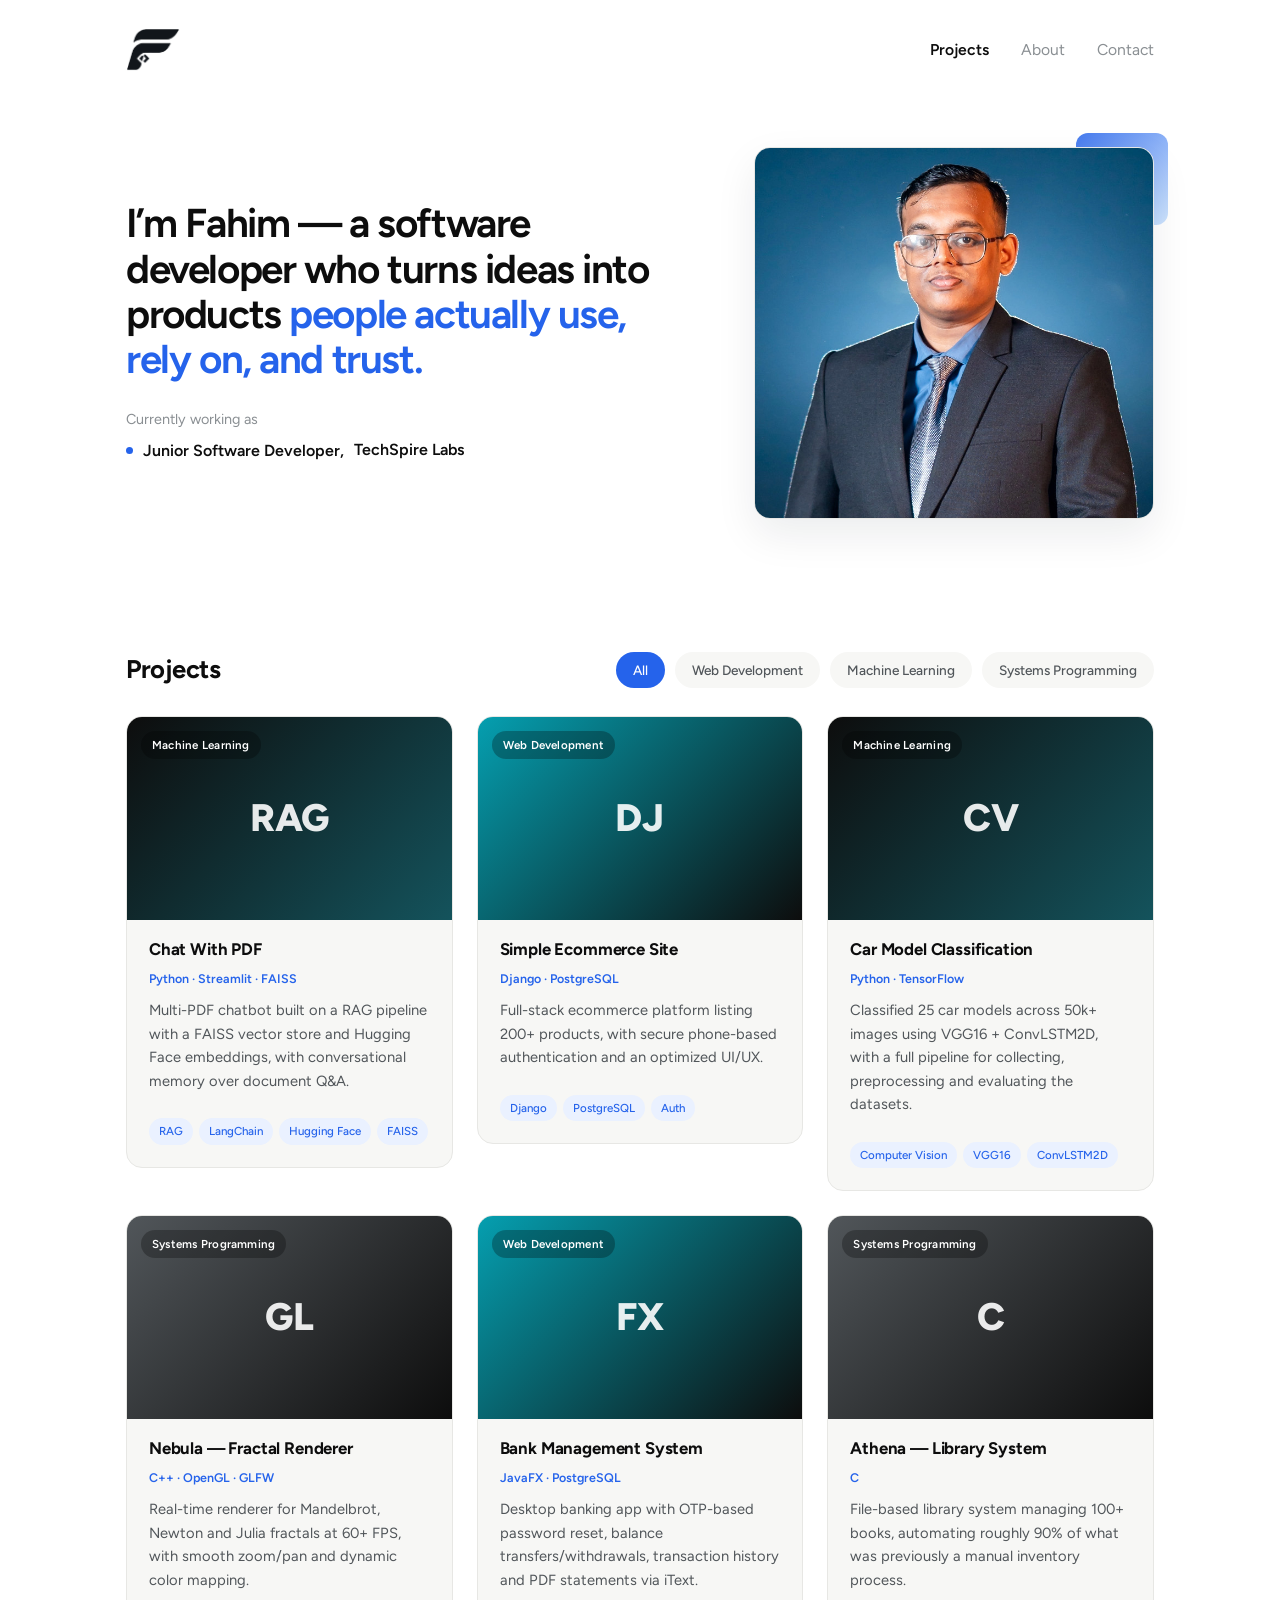
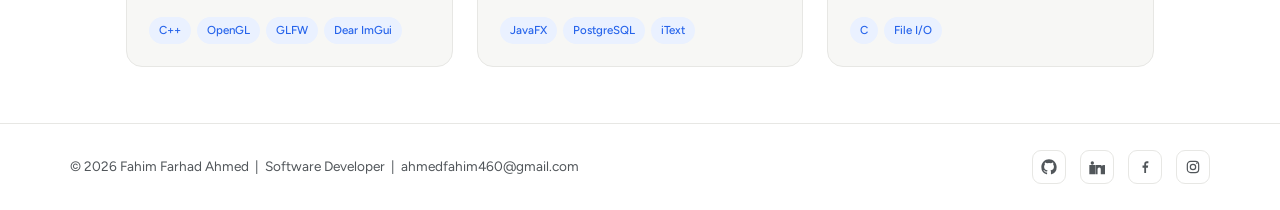
<file: index.html>
<!doctype html>
<html lang="en">
<head>
    <!-- Google tag (gtag.js) -->
    <script async src="https://www.googletagmanager.com/gtag/js?id=G-4GH89QZB8Z"></script>
    <script>
      window.dataLayer = window.dataLayer || [];
      function gtag(){dataLayer.push(arguments);}
      gtag('js', new Date());

      gtag('config', 'G-4GH89QZB8Z');
    </script>

<meta charset="utf-8" />
<meta name="viewport" content="width=device-width, initial-scale=1" />
<title>Fahim Farhad Ahmed — Software Developer</title>
<meta name="description" content="Fahim Farhad Ahmed — Junior Software Developer at TechSpire Labs. Django, machine learning, computer vision and applied NLP." />

<link rel="preconnect" href="https://fonts.googleapis.com" />
<link rel="preconnect" href="https://fonts.gstatic.com" crossorigin />
<link href="https://fonts.googleapis.com/css2?family=Figtree:wght@400;500;600;700;800&display=swap" rel="stylesheet" />
<link rel="stylesheet" href="css/style.css" />
<link rel="icon" type="image/png" href="images/favicon.png" />
</head>
<body>

<header class="topbar">
  <div class="wrap">
    <a class="logo-mark" href="" aria-label="Home"><img src="images/logo.png" alt="Fahim Farhad Ahmed" /></a>
    <nav class="nav-links">
      <a href="index.html" aria-current="page">Projects</a>
      <a href="about.html">About</a>
      <a href="contact.html">Contact</a>
    </nav>
    <button class="nav-toggle" aria-label="Toggle menu"><span></span><span></span><span></span></button>
  </div>
</header>

<main>

  <section class="hero">
    <div class="wrap">
      <div>
        <h1>I’m Fahim — a software developer who turns ideas into products <span class="highlight">people actually use, rely on, and trust.</span></h1>
        <p class="working-as">Currently working as</p>
        <div class="working-as-item">Junior Software Developer, <a class="inline-link" href="https://www.techspirelabs.com/" target="_blank" rel="noopener">TechSpire Labs</a></div>
      </div>
      <div class="hero-photo-wrap">
        <div class="pixel-frame" aria-hidden="true"></div>
        <div class="hero-photo">
          <img class="hero-move" src="images/profile.jpg" alt="Portrait of Fahim Farhad Ahmed" width="420" height="390" />
        </div>
      </div>
    </div>
  </section>

  <section id="projects">
    <div class="wrap">
      <div class="section-head">
        <h2>Projects</h2>
        <div class="filter-pills" id="filter-pills"></div>
      </div>
      <div class="project-grid" id="project-grid">
        <!-- rendered from js/projects.js -->
      </div>
    </div>
  </section>

</main>

<footer class="site-footer">
  <div class="wrap">
    <span>© <span id="year"></span> Fahim Farhad Ahmed &nbsp;|&nbsp; Software Developer &nbsp;|&nbsp; ahmedfahim460@gmail.com</span>
    <div class="footer-social">
      <a href="https://github.com/Fahimahmed123" target="_blank" rel="noopener" aria-label="GitHub"><svg viewBox="0 0 24 24" fill="currentColor" aria-hidden="true"><path d="M12 .5C5.73.5.5 5.73.5 12a11.5 11.5 0 0 0 7.86 10.94c.58.1.79-.25.79-.56v-2.17c-3.2.7-3.88-1.37-3.88-1.37-.52-1.33-1.28-1.68-1.28-1.68-1.05-.72.08-.7.08-.7 1.16.08 1.77 1.19 1.77 1.19 1.03 1.77 2.7 1.26 3.36.96.1-.75.4-1.26.73-1.55-2.56-.29-5.26-1.28-5.26-5.69 0-1.26.45-2.29 1.19-3.09-.12-.29-.52-1.47.11-3.06 0 0 .97-.31 3.18 1.18a11 11 0 0 1 5.79 0c2.2-1.49 3.17-1.18 3.17-1.18.64 1.59.24 2.77.12 3.06.74.8 1.18 1.83 1.18 3.09 0 4.42-2.7 5.4-5.27 5.68.42.36.78 1.07.78 2.16v3.2c0 .32.21.67.8.56A11.5 11.5 0 0 0 23.5 12C23.5 5.73 18.27.5 12 .5Z"/></svg></a>
      <a href="https://linkedin.com/in/fahimahmed333" target="_blank" rel="noopener" aria-label="LinkedIn"><svg viewBox="0 0 24 24" fill="currentColor" aria-hidden="true"><path d="M4.98 3.5a2.5 2.5 0 1 1 0 5 2.5 2.5 0 0 1 0-5ZM.5 8.98h8.96V23H.5V8.98ZM9.98 8.98h8.6v1.93h.12c.4-.76 1.6-1.93 3.5-1.93 3.75 0 4.4 2.47 4.4 5.68V23h-8.96v-6.68c0-1.6-.03-3.66-2.23-3.66-2.23 0-2.57 1.74-2.57 3.55V23H9.98V8.98Z"/></svg></a>
      <a href="https://www.facebook.com/ahmed.fahim.399" target="_blank" rel="noopener" aria-label="Facebook"><svg viewBox="0 0 24 24" fill="currentColor" aria-hidden="true"><path d="M13.6 21v-8h2.7l.4-3.1h-3.1V7.9c0-.9.3-1.6 1.7-1.6h1.8V3.5c-.3 0-1.2-.1-2.3-.1-2.3 0-3.9 1.4-3.9 4v2.5H8.3V13h2.6v8h2.7Z"/></svg></a>
      <a href="https://www.instagram.com/ahmedfahim333?stkn=a3NkbWFtYXZiYXJ3" target="_blank" rel="noopener" aria-label="Instagram"><svg viewBox="0 0 24 24" fill="none" stroke="currentColor" stroke-width="1.8" aria-hidden="true"><rect x="3.5" y="3.5" width="17" height="17" rx="5"/><circle cx="12" cy="12" r="4"/><circle cx="17.7" cy="6.4" r="1" fill="currentColor" stroke="none"/></svg></a>
    </div>
  </div>
</footer>

<script src="js/projects.js"></script>
<script src="js/main.js"></script>
</body>
</html>
</file>
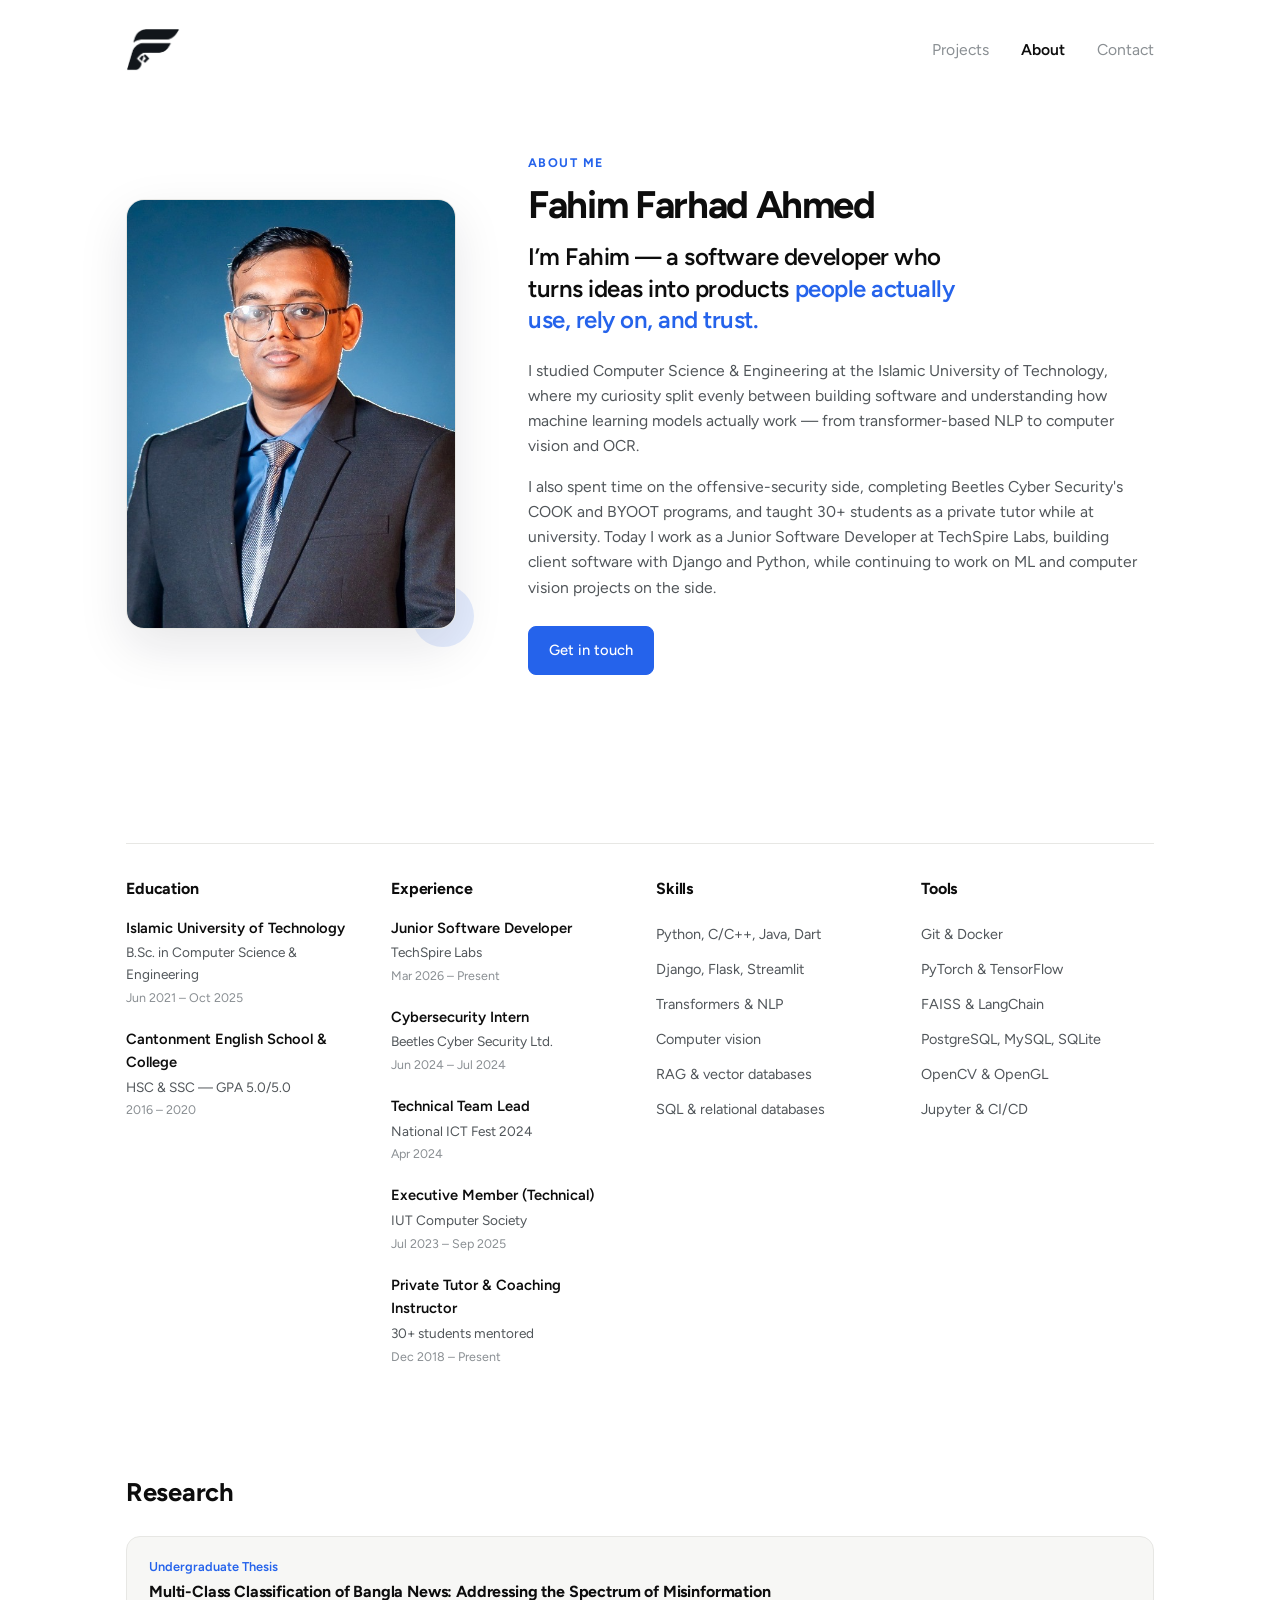
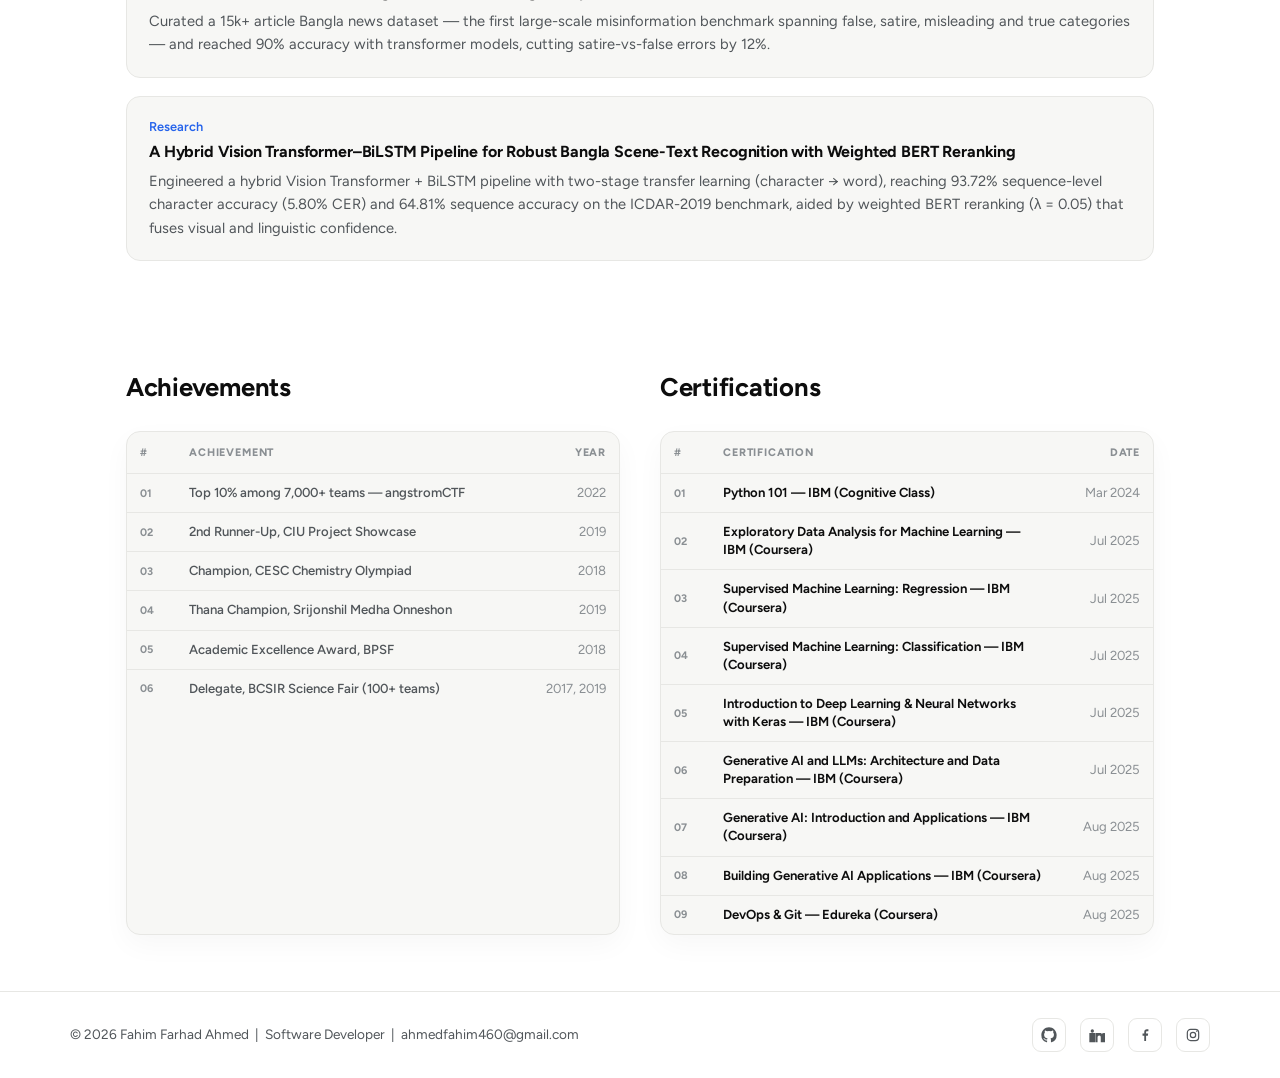
<file: about.html>
<!doctype html>
<html lang="en">
<head>
    <!-- Google tag (gtag.js) -->
    <script async src="https://www.googletagmanager.com/gtag/js?id=G-4GH89QZB8Z"></script>
    <script>
      window.dataLayer = window.dataLayer || [];
      function gtag(){dataLayer.push(arguments);}
      gtag('js', new Date());

      gtag('config', 'G-4GH89QZB8Z');
    </script>

<meta charset="utf-8" />
<meta name="viewport" content="width=device-width, initial-scale=1" />
<title>About — Fahim Farhad Ahmed</title>
<meta name="description" content="About Fahim Farhad Ahmed — background, skills, experience, education and research." />

<link rel="preconnect" href="https://fonts.googleapis.com" />
<link rel="preconnect" href="https://fonts.gstatic.com" crossorigin />
<link href="https://fonts.googleapis.com/css2?family=Figtree:wght@400;500;600;700;800&display=swap" rel="stylesheet" />
<link rel="stylesheet" href="css/style.css" />
<link rel="icon" type="image/png" href="images/favicon.png" />
</head>
<body>

<header class="topbar">
  <div class="wrap">
    <a class="logo-mark" href="index.html" aria-label="Home"><img src="images/logo.png" alt="Fahim Farhad Ahmed" /></a>
    <nav class="nav-links">
      <a href="index.html">Projects</a>
      <a href="about.html" aria-current="page">About</a>
      <a href="contact.html">Contact</a>
    </nav>
    <button class="nav-toggle" aria-label="Toggle menu"><span></span><span></span><span></span></button>
  </div>
</header>

<main>

  <section class="about-hero">
    <div class="wrap">
      <div class="about-slider" aria-label="Fahim photo gallery">
        <div class="about-slide is-active"><img src="images/profile-slide-1.jpg" alt="Fahim" /></div>
        <div class="about-slide"><img src="images/profile-slide-2.jpg" alt="Fahim" /></div>
        <div class="about-slide"><img src="images/profile-slide-3.jpg" alt="Fahim" /></div>
      </div>
      <div>
        <p class="eyebrow">About me</p>
        <h1 class="about-name">Fahim Farhad Ahmed</h1>
        <p class="about-lede">I’m Fahim — a software developer who turns ideas into products <span>people actually use, rely on, and trust.</span></p>
        <div class="about-body">
          <p>
            I studied Computer Science &amp; Engineering at the Islamic University
            of Technology, where my curiosity split evenly between building
            software and understanding how machine learning models actually
            work — from transformer-based NLP to computer vision and OCR.
          </p>
          <p>
            I also spent time on the offensive-security side, completing Beetles
            Cyber Security's COOK and BYOOT programs, and taught 30+ students as
            a private tutor while at university. Today I work as a Junior
            Software Developer at <a class="inline-link" href="https://www.techspirelabs.com/" target="_blank" rel="noopener">TechSpire Labs</a>, building client software with
            Django and Python, while continuing to work on ML and computer
            vision projects on the side.
          </p>
        </div>
        <div class="actions about-actions">
          <a class="btn primary" href="contact.html">Get in touch</a>
        </div>
      </div>
    </div>
  </section>

  <section>
    <div class="wrap">
      <div class="info-grid">
        <div class="info-col">
          <h3>Education</h3>
          <div class="edu-item">
            <div class="item-title">Islamic University of Technology</div>
            <div class="item-sub">B.Sc. in Computer Science &amp; Engineering</div>
            <div class="item-date">Jun 2021 – Oct 2025</div>
          </div>
          <div class="edu-item">
            <div class="item-title">Cantonment English School &amp; College</div>
            <div class="item-sub">HSC &amp; SSC — GPA 5.0/5.0</div>
            <div class="item-date">2016 – 2020</div>
          </div>
        </div>

        <div class="info-col">
          <h3>Experience</h3>
          <div class="job-item">
            <div class="item-title">Junior Software Developer</div>
            <div class="item-sub"><a class="inline-link" href="https://www.techspirelabs.com/" target="_blank" rel="noopener">TechSpire Labs</a></div>
            <div class="item-date">Mar 2026 – Present</div>
          </div>
          <div class="job-item">
            <div class="item-title">Cybersecurity Intern</div>
            <div class="item-sub">Beetles Cyber Security Ltd.</div>
            <div class="item-date">Jun 2024 – Jul 2024</div>
          </div>
          <div class="job-item">
            <div class="item-title">Technical Team Lead</div>
            <div class="item-sub">National ICT Fest 2024</div>
            <div class="item-date">Apr 2024</div>
          </div>
          <div class="job-item">
            <div class="item-title">Executive Member (Technical)</div>
            <div class="item-sub">IUT Computer Society</div>
            <div class="item-date">Jul 2023 – Sep 2025</div>
          </div>
          <div class="job-item">
            <div class="item-title">Private Tutor &amp; Coaching Instructor</div>
            <div class="item-sub">30+ students mentored</div>
            <div class="item-date">Dec 2018 – Present</div>
          </div>
        </div>

        <div class="info-col">
          <h3>Skills</h3>
          <div class="plain-item">Python, C/C++, Java, Dart</div>
          <div class="plain-item">Django, Flask, Streamlit</div>
          <div class="plain-item">Transformers &amp; NLP</div>
          <div class="plain-item">Computer vision</div>
          <div class="plain-item">RAG &amp; vector databases</div>
          <div class="plain-item">SQL &amp; relational databases</div>
        </div>

        <div class="info-col">
          <h3>Tools</h3>
          <div class="plain-item">Git &amp; Docker</div>
          <div class="plain-item">PyTorch &amp; TensorFlow</div>
          <div class="plain-item">FAISS &amp; LangChain</div>
          <div class="plain-item">PostgreSQL, MySQL, SQLite</div>
          <div class="plain-item">OpenCV &amp; OpenGL</div>
          <div class="plain-item">Jupyter &amp; CI/CD</div>
        </div>
      </div>
    </div>
  </section>

  <section id="research">
    <div class="wrap">
      <div class="section-head"><h2>Research</h2></div>
      <div class="research-list" id="research-list">
        <!-- rendered from js/projects.js -->
      </div>
    </div>
  </section>

  <section id="achievements">
    <div class="wrap two-col achievements-certs">
      <div>
        <div class="section-head"><h2>Achievements</h2></div>
        <div class="achievement-table-wrap">
          <table class="achievement-table">
            <thead>
              <tr>
                <th scope="col">#</th>
                <th scope="col">Achievement</th>
                <th scope="col">Year</th>
              </tr>
            </thead>
            <tbody>
              <tr><td>01</td><td>Top 10% among 7,000+ teams — angstromCTF</td><td>2022</td></tr>
              <tr><td>02</td><td>2nd Runner-Up, CIU Project Showcase</td><td>2019</td></tr>
              <tr><td>03</td><td>Champion, CESC Chemistry Olympiad</td><td>2018</td></tr>
              <tr><td>04</td><td>Thana Champion, Srijonshil Medha Onneshon</td><td>2019</td></tr>
              <tr><td>05</td><td>Academic Excellence Award, BPSF</td><td>2018</td></tr>
              <tr><td>06</td><td>Delegate, BCSIR Science Fair (100+ teams)</td><td>2017, 2019</td></tr>
            </tbody>
          </table>
        </div>
      </div>

      <div>
        <div class="section-head"><h2>Certifications</h2></div>
        <div class="certification-table-wrap">
          <table class="certification-table">
            <thead>
              <tr>
                <th scope="col">#</th>
                <th scope="col">Certification</th>
                <th scope="col">Date</th>
              </tr>
            </thead>
            <tbody>
              <tr><td>01</td><td><a class="cert-link" href="https://courses.cognitiveclass.ai/certificates/2c509ddf88f74681a4aec7203118c0ca" target="_blank" rel="noopener">Python 101 — IBM (Cognitive Class)</a></td><td>Mar 2024</td></tr>
              <tr><td>02</td><td><a class="cert-link" href="https://www.coursera.org/account/accomplishments/verify/BIT8Z2T50PFJ" target="_blank" rel="noopener">Exploratory Data Analysis for Machine Learning — IBM (Coursera)</a></td><td>Jul 2025</td></tr>
              <tr><td>03</td><td><a class="cert-link" href="https://www.coursera.org/account/accomplishments/verify/ZI96PUZ7044B" target="_blank" rel="noopener">Supervised Machine Learning: Regression — IBM (Coursera)</a></td><td>Jul 2025</td></tr>
              <tr><td>04</td><td><a class="cert-link" href="https://www.coursera.org/account/accomplishments/verify/FOMFX2FEAOGK" target="_blank" rel="noopener">Supervised Machine Learning: Classification — IBM (Coursera)</a></td><td>Jul 2025</td></tr>
              <tr><td>05</td><td><a class="cert-link" href="https://www.coursera.org/account/accomplishments/verify/XWXKEWWEOJY8" target="_blank" rel="noopener">Introduction to Deep Learning &amp; Neural Networks with Keras — IBM (Coursera)</a></td><td>Jul 2025</td></tr>
              <tr><td>06</td><td><a class="cert-link" href="https://www.coursera.org/account/accomplishments/verify/KHQIWQ7XYWUO" target="_blank" rel="noopener">Generative AI and LLMs: Architecture and Data Preparation — IBM (Coursera)</a></td><td>Jul 2025</td></tr>
              <tr><td>07</td><td><a class="cert-link" href="https://www.coursera.org/account/accomplishments/verify/6N9W6KUO8R35" target="_blank" rel="noopener">Generative AI: Introduction and Applications — IBM (Coursera)</a></td><td>Aug 2025</td></tr>
              <tr><td>08</td><td><a class="cert-link" href="https://www.coursera.org/account/accomplishments/verify/UY6Z44Z1ZE6I" target="_blank" rel="noopener">Building Generative AI Applications — IBM (Coursera)</a></td><td>Aug 2025</td></tr>
              <tr><td>09</td><td><a class="cert-link" href="https://www.coursera.org/account/accomplishments/verify/TEH5WYJUUYBI" target="_blank" rel="noopener">DevOps &amp; Git — Edureka (Coursera)</a></td><td>Aug 2025</td></tr>
            </tbody>
          </table>
        </div>
      </div>
    </div>
  </section>

</main>

<footer class="site-footer">
  <div class="wrap">
    <span>© <span id="year"></span> Fahim Farhad Ahmed &nbsp;|&nbsp; Software Developer &nbsp;|&nbsp; ahmedfahim460@gmail.com</span>
    <div class="footer-social">
      <a href="https://github.com/Fahimahmed123" target="_blank" rel="noopener" aria-label="GitHub"><svg viewBox="0 0 24 24" fill="currentColor" aria-hidden="true"><path d="M12 .5C5.73.5.5 5.73.5 12a11.5 11.5 0 0 0 7.86 10.94c.58.1.79-.25.79-.56v-2.17c-3.2.7-3.88-1.37-3.88-1.37-.52-1.33-1.28-1.68-1.28-1.68-1.05-.72.08-.7.08-.7 1.16.08 1.77 1.19 1.77 1.19 1.03 1.77 2.7 1.26 3.36.96.1-.75.4-1.26.73-1.55-2.56-.29-5.26-1.28-5.26-5.69 0-1.26.45-2.29 1.19-3.09-.12-.29-.52-1.47.11-3.06 0 0 .97-.31 3.18 1.18a11 11 0 0 1 5.79 0c2.2-1.49 3.17-1.18 3.17-1.18.64 1.59.24 2.77.12 3.06.74.8 1.18 1.83 1.18 3.09 0 4.42-2.7 5.4-5.27 5.68.42.36.78 1.07.78 2.16v3.2c0 .32.21.67.8.56A11.5 11.5 0 0 0 23.5 12C23.5 5.73 18.27.5 12 .5Z"/></svg></a>
      <a href="https://linkedin.com/in/fahimahmed333" target="_blank" rel="noopener" aria-label="LinkedIn"><svg viewBox="0 0 24 24" fill="currentColor" aria-hidden="true"><path d="M4.98 3.5a2.5 2.5 0 1 1 0 5 2.5 2.5 0 0 1 0-5ZM.5 8.98h8.96V23H.5V8.98ZM9.98 8.98h8.6v1.93h.12c.4-.76 1.6-1.93 3.5-1.93 3.75 0 4.4 2.47 4.4 5.68V23h-8.96v-6.68c0-1.6-.03-3.66-2.23-3.66-2.23 0-2.57 1.74-2.57 3.55V23H9.98V8.98Z"/></svg></a>
      <a href="https://www.facebook.com/ahmed.fahim.399" target="_blank" rel="noopener" aria-label="Facebook"><svg viewBox="0 0 24 24" fill="currentColor" aria-hidden="true"><path d="M13.6 21v-8h2.7l.4-3.1h-3.1V7.9c0-.9.3-1.6 1.7-1.6h1.8V3.5c-.3 0-1.2-.1-2.3-.1-2.3 0-3.9 1.4-3.9 4v2.5H8.3V13h2.6v8h2.7Z"/></svg></a>
      <a href="https://www.instagram.com/ahmedfahim333?stkn=a3NkbWFtYXZiYXJ3" target="_blank" rel="noopener" aria-label="Instagram"><svg viewBox="0 0 24 24" fill="none" stroke="currentColor" stroke-width="1.8" aria-hidden="true"><rect x="3.5" y="3.5" width="17" height="17" rx="5"/><circle cx="12" cy="12" r="4"/><circle cx="17.7" cy="6.4" r="1" fill="currentColor" stroke="none"/></svg></a>
    </div>
  </div>
</footer>

<script src="js/projects.js"></script>
<script src="js/main.js"></script>
</body>
</html>
</file>
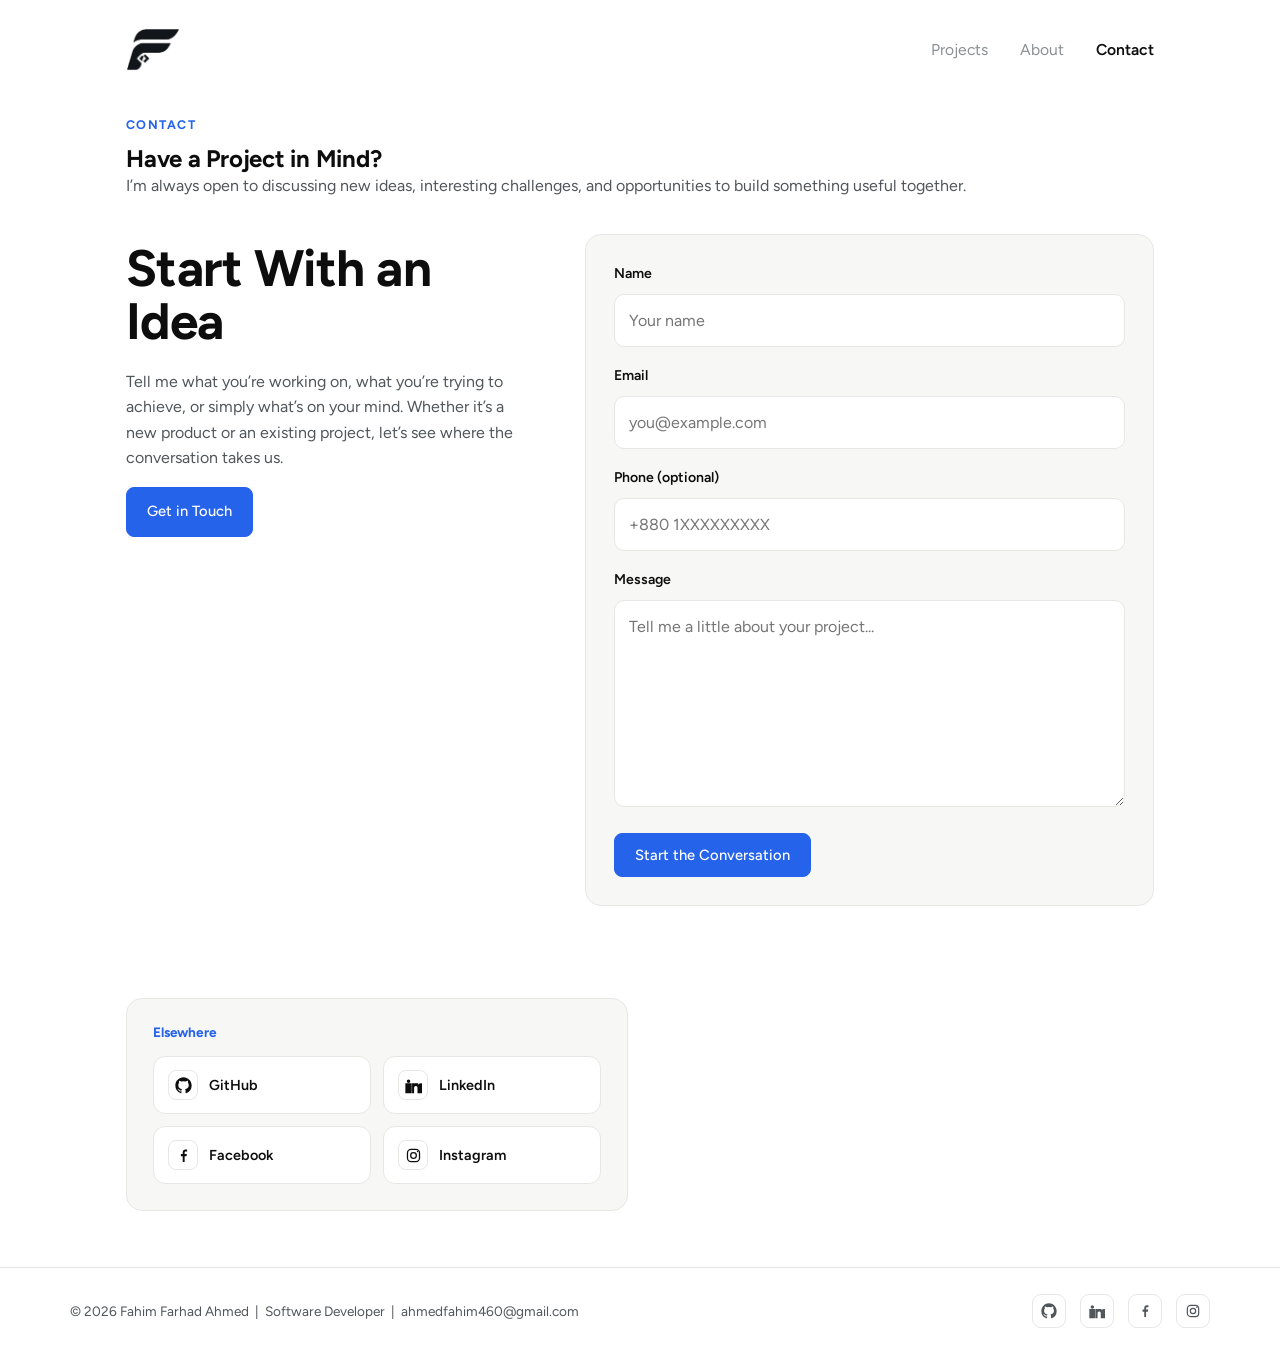
<file: contact.html>
<!doctype html>
<html lang="en">
<head>
    <!-- Google tag (gtag.js) -->
    <script async src="https://www.googletagmanager.com/gtag/js?id=G-4GH89QZB8Z"></script>
    <script>
      window.dataLayer = window.dataLayer || [];
      function gtag(){dataLayer.push(arguments);}
      gtag('js', new Date());

      gtag('config', 'G-4GH89QZB8Z');
    </script>

<meta charset="utf-8" />
<meta name="viewport" content="width=device-width, initial-scale=1" />
<title>Contact — Fahim Farhad Ahmed</title>
<meta name="description" content="Get in touch with Fahim Farhad Ahmed." />
<link rel="preconnect" href="https://fonts.googleapis.com" />
<link rel="preconnect" href="https://fonts.gstatic.com" crossorigin />
<link href="https://fonts.googleapis.com/css2?family=Figtree:wght@400;500;600;700;800&display=swap" rel="stylesheet" />
<link rel="stylesheet" href="css/style.css" />
<link rel="icon" type="image/png" href="images/favicon.png" />
</head>
<body>

<header class="topbar">
  <div class="wrap">
    <a class="logo-mark" href="index.html" aria-label="Home"><img src="images/logo.png" alt="Fahim Farhad Ahmed" /></a>
    <nav class="nav-links">
      <a href="index.html">Projects</a>
      <a href="about.html">About</a>
      <a href="contact.html" aria-current="page">Contact</a>
    </nav>
    <button class="nav-toggle" aria-label="Toggle menu"><span></span><span></span><span></span></button>
  </div>
</header>

<main>
  <section class="page-header">
    <div class="wrap">
      <p class="eyebrow">contact</p>
      <h1>Have a Project in Mind?</h1>
      <p class="sub">I’m always open to discussing new ideas, interesting challenges, and opportunities to build something useful together.</p>
    </div>
  </section>

  <section class="contact-form-section">
    <div class="wrap contact-form-layout">
      <div class="contact-intro">
        <h2>Start With an Idea</h2>
        <p>Tell me what you’re working on, what you’re trying to achieve, or simply what’s on your mind. Whether it’s a new product or an existing project, let’s see where the conversation takes us.</p>
        <a class="btn primary" href="mailto:ahmedfahim460@gmail.com">Get in Touch</a>
      </div>

      <form id="contactForm" class="contact-form" novalidate>
        <label for="contactName">Name</label>
        <input id="contactName" name="name" type="text" autocomplete="name" placeholder="Your name" required />

        <label for="contactEmail">Email</label>
        <input id="contactEmail" name="email" type="email" autocomplete="email" placeholder="you@example.com" required />

        <label for="contactPhone">Phone (optional)</label>
        <input id="contactPhone" name="phone" type="tel" autocomplete="tel" placeholder="+880 1XXXXXXXXX" />

        <label for="contactMessage">Message</label>
        <textarea id="contactMessage" name="message" rows="7" placeholder="Tell me a little about your project..." required></textarea>

        <div class="contact-form-actions">
          <button class="btn primary" type="submit">Start the Conversation</button>
          <span id="contactStatus" class="form-status" role="status" aria-live="polite"></span>
        </div>
      </form>
    </div>
  </section>

  <section class="contact-links-section">
    <div class="wrap contact-grid">
      <div class="contact-card">
        <h3>Elsewhere</h3>
        <div class="contact-social-grid">
          <a class="social-card" href="https://github.com/Fahimahmed123" target="_blank" rel="noopener"><span class="social-icon"><svg viewBox="0 0 24 24" fill="currentColor" aria-hidden="true"><path d="M12 .5C5.73.5.5 5.73.5 12a11.5 11.5 0 0 0 7.86 10.94c.58.1.79-.25.79-.56v-2.17c-3.2.7-3.88-1.37-3.88-1.37-.52-1.33-1.28-1.68-1.28-1.68-1.05-.72.08-.7.08-.7 1.16.08 1.77 1.19 1.77 1.19 1.03 1.77 2.7 1.26 3.36.96.1-.75.4-1.26.73-1.55-2.56-.29-5.26-1.28-5.26-5.69 0-1.26.45-2.29 1.19-3.09-.12-.29-.52-1.47.11-3.06 0 0 .97-.31 3.18 1.18a11 11 0 0 1 5.79 0c2.2-1.49 3.17-1.18 3.17-1.18.64 1.59.24 2.77.12 3.06.74.8 1.18 1.83 1.18 3.09 0 4.42-2.7 5.4-5.27 5.68.42.36.78 1.07.78 2.16v3.2c0 .32.21.67.8.56A11.5 11.5 0 0 0 23.5 12C23.5 5.73 18.27.5 12 .5Z"/></svg></span><span>GitHub</span></a>
          <a class="social-card" href="https://linkedin.com/in/fahimahmed333" target="_blank" rel="noopener"><span class="social-icon"><svg viewBox="0 0 24 24" fill="currentColor" aria-hidden="true"><path d="M4.98 3.5a2.5 2.5 0 1 1 0 5 2.5 2.5 0 0 1 0-5ZM.5 8.98h8.96V23H.5V8.98ZM9.98 8.98h8.6v1.93h.12c.4-.76 1.6-1.93 3.5-1.93 3.75 0 4.4 2.47 4.4 5.68V23h-8.96v-6.68c0-1.6-.03-3.66-2.23-3.66-2.23 0-2.57 1.74-2.57 3.55V23H9.98V8.98Z"/></svg></span><span>LinkedIn</span></a>
          <a class="social-card" href="https://www.facebook.com/ahmed.fahim.399" target="_blank" rel="noopener"><span class="social-icon"><svg viewBox="0 0 24 24" fill="currentColor" aria-hidden="true"><path d="M13.6 21v-8h2.7l.4-3.1h-3.1V7.9c0-.9.3-1.6 1.7-1.6h1.8V3.5c-.3 0-1.2-.1-2.3-.1-2.3 0-3.9 1.4-3.9 4v2.5H8.3V13h2.6v8h2.7Z"/></svg></span><span>Facebook</span></a>
          <a class="social-card" href="https://www.instagram.com/ahmedfahim333?stkn=a3NkbWFtYXZiYXJ3" target="_blank" rel="noopener"><span class="social-icon"><svg viewBox="0 0 24 24" fill="none" stroke="currentColor" stroke-width="1.8" aria-hidden="true"><rect x="3.5" y="3.5" width="17" height="17" rx="5"/><circle cx="12" cy="12" r="4"/><circle cx="17.7" cy="6.4" r="1" fill="currentColor" stroke="none"/></svg></span><span>Instagram</span></a>
        </div>
      </div>
    </div>
  </section>
</main>

<footer class="site-footer">
  <div class="wrap">
    <span>© <span id="year"></span> Fahim Farhad Ahmed &nbsp;|&nbsp; Software Developer &nbsp;|&nbsp; ahmedfahim460@gmail.com</span>
    <div class="footer-social">
      <a href="https://github.com/Fahimahmed123" target="_blank" rel="noopener" aria-label="GitHub">
        <svg viewBox="0 0 24 24" fill="currentColor" aria-hidden="true"><path d="M12 .5C5.73.5.5 5.73.5 12a11.5 11.5 0 0 0 7.86 10.94c.58.1.79-.25.79-.56v-2.17c-3.2.7-3.88-1.37-3.88-1.37-.52-1.33-1.28-1.68-1.28-1.68-1.05-.72.08-.7.08-.7 1.16.08 1.77 1.19 1.77 1.19 1.03 1.77 2.7 1.26 3.36.96.1-.75.4-1.26.73-1.55-2.56-.29-5.26-1.28-5.26-5.69 0-1.26.45-2.29 1.19-3.09-.12-.29-.52-1.47.11-3.06 0 0 .97-.31 3.18 1.18a11 11 0 0 1 5.79 0c2.2-1.49 3.17-1.18 3.17-1.18.64 1.59.24 2.77.12 3.06.74.8 1.18 1.83 1.18 3.09 0 4.42-2.7 5.4-5.27 5.68.42.36.78 1.07.78 2.16v3.2c0 .32.21.67.8.56A11.5 11.5 0 0 0 23.5 12C23.5 5.73 18.27.5 12 .5Z"/></svg>
      </a>
      <a href="https://linkedin.com/in/fahimahmed333" target="_blank" rel="noopener" aria-label="LinkedIn">
        <svg viewBox="0 0 24 24" fill="currentColor" aria-hidden="true"><path d="M4.98 3.5a2.5 2.5 0 1 1 0 5 2.5 2.5 0 0 1 0-5ZM.5 8.98h8.96V23H.5V8.98ZM9.98 8.98h8.6v1.93h.12c.4-.76 1.6-1.93 3.5-1.93 3.75 0 4.4 2.47 4.4 5.68V23h-8.96v-6.68c0-1.6-.03-3.66-2.23-3.66-2.23 0-2.57 1.74-2.57 3.55V23H9.98V8.98Z"/></svg>
      </a>
      <a href="https://www.facebook.com/ahmed.fahim.399" target="_blank" rel="noopener" aria-label="Facebook">
        <svg viewBox="0 0 24 24" fill="currentColor" aria-hidden="true"><path d="M13.6 21v-8h2.7l.4-3.1h-3.1V7.9c0-.9.3-1.6 1.7-1.6h1.8V3.5c-.3 0-1.2-.1-2.3-.1-2.3 0-3.9 1.4-3.9 4v2.5H8.3V13h2.6v8h2.7Z"/></svg>
      </a>
      <a href="https://www.instagram.com/ahmedfahim333?stkn=a3NkbWFtYXZiYXJ3" target="_blank" rel="noopener" aria-label="Instagram">
        <svg viewBox="0 0 24 24" fill="none" stroke="currentColor" stroke-width="1.8" aria-hidden="true"><rect x="3.5" y="3.5" width="17" height="17" rx="5"/><circle cx="12" cy="12" r="4"/><circle cx="17.7" cy="6.4" r="1" fill="currentColor" stroke="none"/></svg>
      </a>
    </div>
  </div>
</footer>
<script src="js/projects.js"></script>
<script src="js/contact-data.js"></script>
<script src="js/message-data.js"></script>
  <script src="js/contact.js"></script>
<script src="js/main.js"></script>
</body>
</html>
</file>
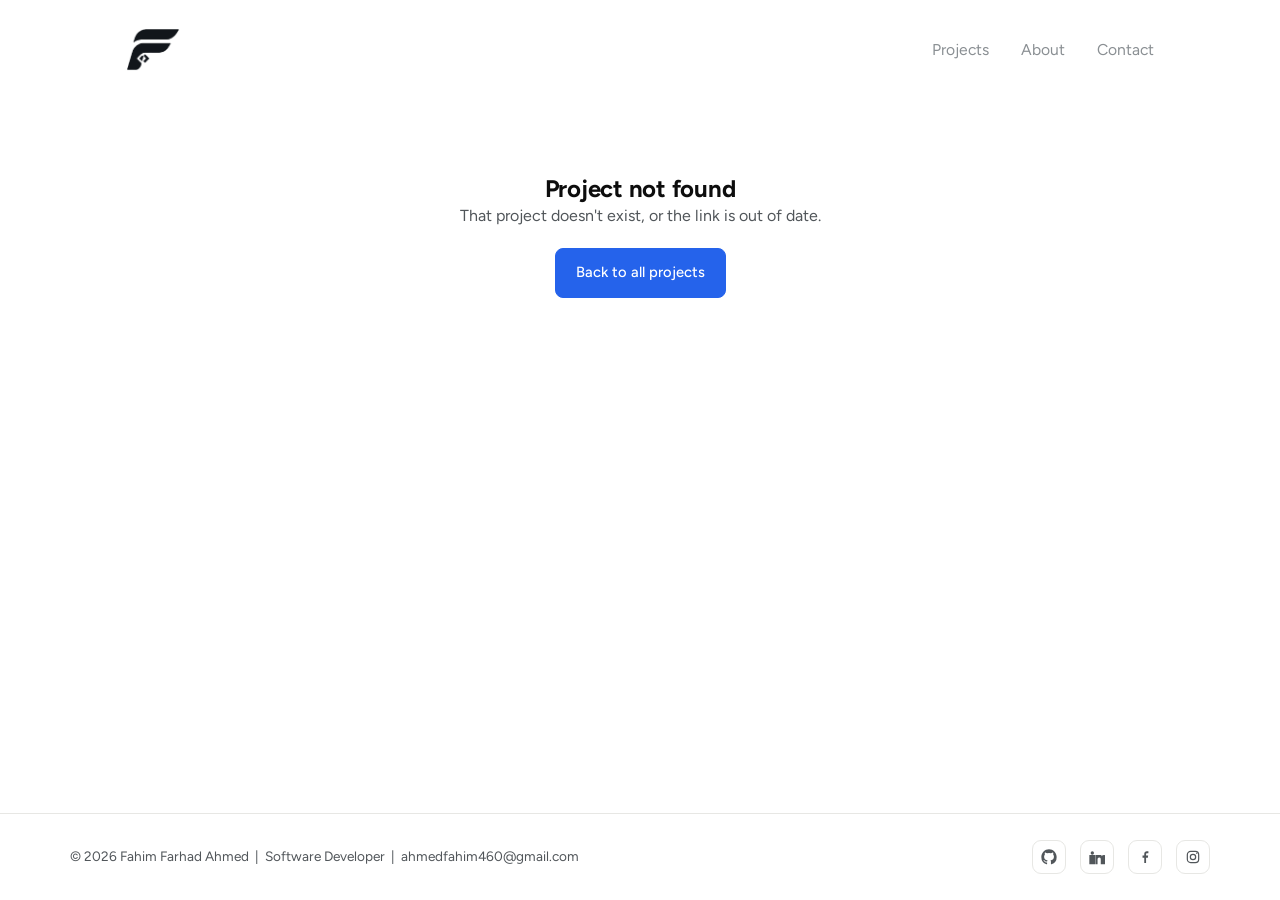
<file: project.html>
<!doctype html>
<html lang="en">
<head>
    <!-- Google tag (gtag.js) -->
    <script async src="https://www.googletagmanager.com/gtag/js?id=G-4GH89QZB8Z"></script>
    <script>
      window.dataLayer = window.dataLayer || [];
      function gtag(){dataLayer.push(arguments);}
      gtag('js', new Date());

      gtag('config', 'G-4GH89QZB8Z');
    </script>

<meta charset="utf-8" />
<meta name="viewport" content="width=device-width, initial-scale=1" />
<title>Project — Fahim Farhad Ahmed</title>

<link rel="preconnect" href="https://fonts.googleapis.com" />
<link rel="preconnect" href="https://fonts.gstatic.com" crossorigin />
<link href="https://fonts.googleapis.com/css2?family=Figtree:wght@400;500;600;700;800&display=swap" rel="stylesheet" />
<link rel="stylesheet" href="css/style.css" />
<link rel="icon" type="image/png" href="images/favicon.png" />
</head>
<body>

<header class="topbar">
  <div class="wrap">
    <a class="logo-mark" href="index.html" aria-label="Home"><img src="images/logo.png" alt="Fahim Farhad Ahmed" /></a>
    <nav class="nav-links">
      <a href="index.html">Projects</a>
      <a href="about.html">About</a>
      <a href="contact.html">Contact</a>
    </nav>
    <button class="nav-toggle" aria-label="Toggle menu"><span></span><span></span><span></span></button>
  </div>
</header>

<main>
  <section class="page-header">
    <div class="wrap" id="project-detail">
      <!-- rendered from js/projects.js based on ?slug= in the URL -->
    </div>
  </section>
</main>

<footer class="site-footer">
  <div class="wrap">
    <span>© <span id="year"></span> Fahim Farhad Ahmed &nbsp;|&nbsp; Software Developer &nbsp;|&nbsp; ahmedfahim460@gmail.com</span>
    <div class="footer-social">
      <a href="https://github.com/Fahimahmed123" target="_blank" rel="noopener" aria-label="GitHub"><svg viewBox="0 0 24 24" fill="currentColor" aria-hidden="true"><path d="M12 .5C5.73.5.5 5.73.5 12a11.5 11.5 0 0 0 7.86 10.94c.58.1.79-.25.79-.56v-2.17c-3.2.7-3.88-1.37-3.88-1.37-.52-1.33-1.28-1.68-1.28-1.68-1.05-.72.08-.7.08-.7 1.16.08 1.77 1.19 1.77 1.19 1.03 1.77 2.7 1.26 3.36.96.1-.75.4-1.26.73-1.55-2.56-.29-5.26-1.28-5.26-5.69 0-1.26.45-2.29 1.19-3.09-.12-.29-.52-1.47.11-3.06 0 0 .97-.31 3.18 1.18a11 11 0 0 1 5.79 0c2.2-1.49 3.17-1.18 3.17-1.18.64 1.59.24 2.77.12 3.06.74.8 1.18 1.83 1.18 3.09 0 4.42-2.7 5.4-5.27 5.68.42.36.78 1.07.78 2.16v3.2c0 .32.21.67.8.56A11.5 11.5 0 0 0 23.5 12C23.5 5.73 18.27.5 12 .5Z"/></svg></a>
      <a href="https://linkedin.com/in/fahimahmed333" target="_blank" rel="noopener" aria-label="LinkedIn"><svg viewBox="0 0 24 24" fill="currentColor" aria-hidden="true"><path d="M4.98 3.5a2.5 2.5 0 1 1 0 5 2.5 2.5 0 0 1 0-5ZM.5 8.98h8.96V23H.5V8.98ZM9.98 8.98h8.6v1.93h.12c.4-.76 1.6-1.93 3.5-1.93 3.75 0 4.4 2.47 4.4 5.68V23h-8.96v-6.68c0-1.6-.03-3.66-2.23-3.66-2.23 0-2.57 1.74-2.57 3.55V23H9.98V8.98Z"/></svg></a>
      <a href="https://www.facebook.com/ahmed.fahim.399" target="_blank" rel="noopener" aria-label="Facebook"><svg viewBox="0 0 24 24" fill="currentColor" aria-hidden="true"><path d="M13.6 21v-8h2.7l.4-3.1h-3.1V7.9c0-.9.3-1.6 1.7-1.6h1.8V3.5c-.3 0-1.2-.1-2.3-.1-2.3 0-3.9 1.4-3.9 4v2.5H8.3V13h2.6v8h2.7Z"/></svg></a>
      <a href="https://www.instagram.com/ahmedfahim333?stkn=a3NkbWFtYXZiYXJ3" target="_blank" rel="noopener" aria-label="Instagram"><svg viewBox="0 0 24 24" fill="none" stroke="currentColor" stroke-width="1.8" aria-hidden="true"><rect x="3.5" y="3.5" width="17" height="17" rx="5"/><circle cx="12" cy="12" r="4"/><circle cx="17.7" cy="6.4" r="1" fill="currentColor" stroke="none"/></svg></a>
    </div>
  </div>
</footer>

<script src="js/projects.js"></script>
<script src="js/main.js"></script>
</body>
</html>
</file>
<file: css/style.css>
/* ==========================================================================
   Fahim Farhad Ahmed — Portfolio
   Palette/type pulled from the jarif.info reference: teal #059FB0,
   ink #0d0d0d, Figtree typeface.
   ========================================================================== */

:root {
  --ink: #0d0d0d;
  --ink-soft: #51565a;
  --muted: #8a8f93;
  --paper: #ffffff;
  --panel: #f7f7f5;
  --line: #e7e7e4;
  --teal: #2563eb;
  --teal-light: #eaf1ff;

  --font: "Figtree", -apple-system, "Segoe UI", sans-serif;
  --max-w: 1140px;
  --gutter: clamp(20px, 5vw, 56px);
}

* { box-sizing: border-box; }
html { scroll-behavior: smooth; }

@media (prefers-reduced-motion: reduce) {
  html { scroll-behavior: auto; }
  * { animation-duration: 0.001ms !important; transition-duration: 0.001ms !important; }
}

body {
  margin: 0;
  background: var(--paper);
  color: var(--ink);
  font-family: var(--font);
  font-size: 16px;
  line-height: 1.6;
  -webkit-font-smoothing: antialiased;
  display: flex;
  flex-direction: column;
  min-height: 100vh;
}

img { max-width: 100%; display: block; }
a { color: inherit; text-decoration: none; }
:focus-visible { outline: 2px solid var(--teal); outline-offset: 3px; }

.wrap { max-width: var(--max-w); margin: 0 auto; padding-left: var(--gutter); padding-right: var(--gutter); width: 100%; }

h1, h2, h3 { font-family: var(--font); font-weight: 700; line-height: 1.15; letter-spacing: -0.01em; margin: 0; }

main { flex: 1; }
section { padding: 56px 0; }
p { color: var(--ink-soft); margin: 0 0 1em; }
p:last-child { margin-bottom: 0; }

/* ---- Top bar ---- */

.topbar { padding: 28px 0 0; }
.topbar .wrap { display: flex; align-items: center; justify-content: space-between; }

.logo-mark {
  width: 54px; height: 43px;
  display: flex; align-items: center; justify-content: center;
  flex: 0 0 54px;
}
.logo-mark img {
  width: 54px; height: 43px;
  object-fit: contain;
  display: block;
}
.logo-mark:hover { opacity: 0.82; }

.nav-links { display: flex; gap: 32px; font-size: 0.98rem; }
.nav-links a { color: var(--muted); transition: color 0.15s ease; }
.nav-links a:hover { color: var(--ink); }
.nav-links a[aria-current="page"] { color: var(--ink); font-weight: 600; }

.nav-toggle {
  display: none; background: none; border: 1px solid var(--line); border-radius: 8px;
  width: 40px; height: 36px; cursor: pointer; align-items: center; justify-content: center;
  flex-direction: column; gap: 4px;
}
.nav-toggle span { display: block; width: 18px; height: 2px; background: var(--ink); }

/* ---- Buttons ---- */

.btn {
  font-family: var(--font); font-size: 0.92rem; font-weight: 500; padding: 12px 20px; border-radius: 8px;
  border: 1px solid var(--line); background: var(--panel); color: var(--ink);
  transition: border-color 0.15s ease, background 0.15s ease, color 0.15s ease;
  display: inline-flex; align-items: center; gap: 8px;
}
.btn:hover { border-color: var(--teal); }
.btn.primary { background: var(--ink); color: #fff; border-color: var(--ink); }
.btn.primary:hover { background: var(--teal); border-color: var(--teal); }
.btn.pill { border-radius: 999px; }

.actions { display: flex; flex-wrap: wrap; gap: 12px; }

/* ---- Hero ---- */

.hero .wrap {
  display: grid; grid-template-columns: minmax(0, 1fr) 400px; gap: var(--gutter);
  align-items: center; padding-top: 40px;
}

.hero h1 {
  font-size: clamp(2rem, 3.15vw, 2.7rem);
  max-width: 21ch;
  margin-bottom: 26px;
}
.hero h1 .highlight { color: var(--teal); }

.working-as { font-size: 0.9rem; color: var(--muted); margin-bottom: 6px; }
.working-as-item { display: flex; align-items: center; gap: 10px; font-weight: 600; font-size: 1rem; color: var(--ink); }
.working-as-item::before { content: ""; width: 7px; height: 7px; border-radius: 50%; background: var(--teal); display: inline-block; }

.hero-photo-wrap { position: relative; }
.pixel-frame {
  position: absolute; inset: -14px -14px auto auto; width: 92px; height: 92px;
  display: grid; grid-template-columns: repeat(6, 1fr); grid-template-rows: repeat(6, 1fr);
  gap: 2px; z-index: 0; border-radius: 12px; overflow: hidden;
}
.pixel-frame span { background: var(--teal); opacity: var(--o, 0.5); }

.hero-photo {
  position: relative; z-index: 1; border-radius: 16px; overflow: hidden;
  aspect-ratio: 1 / 0.93; background: var(--panel); border: 1px solid var(--line);
}
.hero-photo img { width: 100%; height: 100%; object-fit: cover; }
/* Profile image remains in its original full color. */
.duotone { filter: none !important; }

/* ---- Section heading row (Projects) ---- */

.section-head {
  display: flex; justify-content: space-between; align-items: center; flex-wrap: wrap;
  gap: 16px; margin-bottom: 28px;
}
.section-head h2 { font-size: 1.6rem; }

.filter-pills { display: flex; flex-wrap: wrap; gap: 10px; }
.filter-pill {
  font-family: var(--font); font-size: 0.85rem; font-weight: 500; padding: 9px 16px; border-radius: 999px;
  background: var(--panel); color: var(--ink-soft); border: 1px solid transparent; cursor: pointer;
  transition: background 0.15s ease, color 0.15s ease;
}
.filter-pill:hover { background: var(--teal-light); }
.filter-pill.active { background: var(--ink); color: #fff; }

/* ---- Project grid ---- */

.project-grid { display: grid; grid-template-columns: repeat(auto-fit, minmax(300px, 1fr)); gap: 24px; }

.project-card {
  border-radius: 16px; overflow: hidden; background: var(--panel); border: 1px solid var(--line);
  display: flex; flex-direction: column; transition: transform 0.15s ease, border-color 0.15s ease;
}
.project-card:hover { transform: translateY(-3px); border-color: var(--teal); }

.card-banner {
  aspect-ratio: 16 / 10; display: flex; align-items: center; justify-content: center;
  position: relative; overflow: hidden;
}
.card-banner.cat-web { background: linear-gradient(135deg, #059fb0, #0d0d0d); }
.card-banner.cat-ml { background: linear-gradient(135deg, #0d0d0d, #14535c); }
.card-banner.cat-sys { background: linear-gradient(135deg, #51565a, #0d0d0d); }
.card-banner .banner-tag {
  font-size: 0.72rem; font-weight: 600; letter-spacing: 0.02em; color: #fff;
  background: rgba(0,0,0,0.28); padding: 5px 11px; border-radius: 999px; position: absolute; top: 14px; left: 14px;
}
.card-banner .banner-glyph { font-size: 2.4rem; color: rgba(255,255,255,0.9); font-weight: 800; }

.card-body { padding: 20px 22px 22px; display: flex; flex-direction: column; gap: 10px; flex: 1; }
.card-body h3 { font-size: 1.05rem; }
.card-body .p-stack { font-size: 0.78rem; color: var(--teal); font-weight: 600; }
.card-body p { font-size: 0.92rem; flex-grow: 1; }

.tag-row { display: flex; flex-wrap: wrap; gap: 6px; }
.tag { font-size: 0.72rem; font-weight: 500; padding: 4px 10px; border-radius: 999px; background: var(--teal-light); color: var(--teal); }

.p-link { font-size: 0.85rem; font-weight: 600; color: var(--ink); display: inline-flex; align-items: center; gap: 6px; margin-top: 2px; }
.p-link:hover { color: var(--teal); }

.card-link { display: block; }

/* ---- Project detail page ---- */

.project-detail-head { display: flex; justify-content: space-between; flex-wrap: wrap; gap: 16px 24px; align-items: flex-end; }
.project-detail-head .p-stack { color: var(--teal); font-size: 0.9rem; font-weight: 600; margin-bottom: 8px; }
.project-body { max-width: 68ch; }
.project-body p { font-size: 1.02rem; }
.back-link { font-size: 0.9rem; font-weight: 600; color: var(--teal); display: inline-flex; gap: 6px; margin-bottom: 24px; }
.back-link:hover { text-decoration: underline; }
.empty-state { text-align: center; padding: 60px 0; }
.empty-state p { margin-bottom: 20px; }

/* ---- Page header (About/Contact) ---- */

.page-header { padding: 44px 0 8px; }

/* ---- About: photo + bio ---- */

.about-hero .wrap { display: grid; grid-template-columns: 360px 1fr; gap: 56px; align-items: start; padding-top: 20px; }

.tilt-photo-wrap { position: relative; width: 100%; max-width: 360px; }
.tilt-photo-wrap::before, .tilt-photo-wrap::after {
  content: ""; position: absolute; inset: 0; border-radius: 18px; background: var(--panel);
  border: 1px solid var(--line); z-index: 0;
}
.tilt-photo-wrap::before { transform: rotate(-6deg); }
.tilt-photo-wrap::after { transform: rotate(6deg); }
.tilt-photo {
  position: relative; z-index: 1; border-radius: 18px; overflow: hidden; border: 1px solid var(--line);
  aspect-ratio: 4 / 4.6; background: var(--panel);
}
.tilt-photo img { width: 100%; height: 100%; object-fit: cover; }

.about-name { color: var(--teal); font-size: clamp(1.8rem, 3.2vw, 2.4rem); margin-bottom: 20px; }
.about-lede { font-size: 1.2rem; font-weight: 600; color: var(--ink); margin-bottom: 22px; max-width: 56ch; }
.about-body p { font-size: 0.98rem; max-width: 62ch; }
.about-actions { margin-top: 26px; }

/* ---- About: 4-column info grid ---- */

.info-grid {
  display: grid; grid-template-columns: repeat(4, 1fr); gap: 32px;
  border-top: 1px solid var(--line); padding-top: 36px; margin-top: 56px;
}
.info-col h3 { font-size: 1rem; margin-bottom: 18px; }
.info-col .edu-item, .info-col .job-item { margin-bottom: 20px; }
.info-col .edu-item:last-child, .info-col .job-item:last-child { margin-bottom: 0; }
.info-col .item-title { font-weight: 600; font-size: 0.92rem; margin-bottom: 2px; }
.info-col .item-sub { font-size: 0.85rem; color: var(--ink-soft); }
.info-col .item-date { font-size: 0.78rem; color: var(--muted); margin-top: 2px; }
.info-col .plain-item { font-size: 0.9rem; color: var(--ink-soft); padding: 6px 0; }

/* ---- Research (about page) ---- */

.research-list { display: flex; flex-direction: column; gap: 18px; margin-top: 20px; }
.research-item { padding: 20px 22px; border: 1px solid var(--line); border-radius: 14px; background: var(--panel); }
.research-item .p-stack { color: var(--teal); font-size: 0.8rem; font-weight: 600; margin-bottom: 6px; }
.research-item h3 { font-size: 1rem; margin-bottom: 8px; }
.research-item p { font-size: 0.92rem; }

/* ---- Achievements / Certs ---- */

.two-col { display: grid; grid-template-columns: 1fr 1fr; gap: 40px; }
.plain-list { list-style: none; margin: 0; padding: 0; font-size: 0.92rem; }
.plain-list li { padding: 10px 0; border-bottom: 1px solid var(--line); display: flex; justify-content: space-between; gap: 12px; color: var(--ink-soft); }
.plain-list li:last-child { border-bottom: none; }
.plain-list li span:last-child { font-size: 0.78rem; white-space: nowrap; color: var(--muted); }

/* ---- Contact page ---- */

.contact-grid { display: grid; grid-template-columns: 1fr 1fr; gap: 24px; margin-top: 8px; }
.contact-card { background: var(--panel); border: 1px solid var(--line); border-radius: 16px; padding: 26px; }
.contact-card h3 { font-size: 0.85rem; color: var(--teal); margin-bottom: 8px; }
.contact-card .value { font-size: 1.1rem; font-weight: 600; margin-bottom: 4px; }

/* ---- Footer ---- */

footer.site-footer { border-top: 1px solid var(--line); margin-top: auto; }
footer.site-footer .wrap {
  padding: 26px 0; display: flex; justify-content: space-between; align-items: center;
  flex-wrap: wrap; gap: 12px; font-size: 0.85rem; color: var(--ink-soft);
}
.footer-social { display: flex; gap: 14px; }
.footer-social a {
  width: 34px; height: 34px; border-radius: 9px; border: 1px solid var(--line);
  display: flex; align-items: center; justify-content: center; color: var(--ink-soft);
  transition: border-color 0.15s ease, color 0.15s ease;
}
.footer-social a:hover { border-color: var(--teal); color: var(--teal); }
.footer-social svg { width: 16px; height: 16px; }

/* ---- Responsive ---- */

@media (max-width: 860px) {
  .nav-links {
    position: absolute; top: 84px; left: 0; right: 0; background: var(--paper);
    border-bottom: 1px solid var(--line); flex-direction: column; padding: 16px var(--gutter) 24px;
    gap: 16px; display: none; z-index: 40;
  }
  .nav-links.open { display: flex; }
  .nav-toggle { display: flex; }

  .hero .wrap { grid-template-columns: 1fr; }
  .hero-photo-wrap { order: -1; max-width: 320px; }

  .about-hero .wrap { grid-template-columns: 1fr; }
  .tilt-photo-wrap { max-width: 260px; }

  .info-grid { grid-template-columns: repeat(2, 1fr); }
  .two-col { grid-template-columns: 1fr; }
  .contact-grid { grid-template-columns: 1fr; }
}

/* ==========================================================================
   Fahim visual refresh — inspired by the reference's restrained editorial
   layout, but kept original to this portfolio.
   ========================================================================== */
.hero { padding-top: 14px; }
.hero .wrap { min-height: 455px; }
.hero h1 { font-weight: 650; line-height: 1.12; letter-spacing: -0.035em; }
.hero h1 .highlight { color: var(--teal); }
.hero-photo-wrap { perspective: 1100px; }
.hero-photo { transform-style: preserve-3d; transition: transform .65s cubic-bezier(.2,.75,.2,1), box-shadow .4s ease; box-shadow: 0 16px 40px rgba(15, 23, 42, .08); }
.hero-photo:hover { transform: rotateY(-5deg) rotateX(2deg) translateY(-5px); box-shadow: 0 26px 60px rgba(37, 99, 235, .16); }
.hero-photo img { transition: transform .8s cubic-bezier(.2,.75,.2,1); }
.hero-photo:hover img { transform: scale(1.045); }
.pixel-frame { background: linear-gradient(135deg, rgba(37,99,235,.85), rgba(147,197,253,.45)); }

/* About image: autoplaying 3D slides, intentionally no arrows. */
.about-hero .wrap { grid-template-columns: 330px 1fr; gap: 72px; align-items: center; padding-top: 26px; }
.about-slider { position: relative; width: 100%; max-width: 330px; height: 430px; perspective: 1100px; }
.about-slide { position: absolute; inset: 0; overflow: hidden; border-radius: 18px; border: 1px solid var(--line); background: #f4f7fb; opacity: 0; transform: translate3d(0, 18px, -160px) rotateY(38deg) scale(.96); transition: opacity .8s ease, transform 1.05s cubic-bezier(.2,.8,.2,1); box-shadow: 0 18px 50px rgba(15,23,42,.10); }
.about-slide.is-active { opacity: 1; transform: translate3d(0,0,0) rotateY(0deg) scale(1); z-index: 2; }
.about-slide img { width: 100%; height: 100%; object-fit: cover; transition: transform 1.1s cubic-bezier(.2,.8,.2,1); }
.about-slide.is-active img { transform: scale(1.015); }
.about-slider::after { content:""; position:absolute; width:62px; height:62px; right:-18px; bottom:-18px; border-radius:50%; background: var(--teal); opacity:.12; z-index:-1; }
.eyebrow { color: var(--teal); font-size: .78rem; font-weight: 700; letter-spacing: .12em; text-transform: uppercase; margin-bottom: 10px; }
.about-name { color: var(--ink); font-size: clamp(2rem, 3vw, 2.6rem); letter-spacing: -.035em; margin-bottom: 14px; }
.about-lede { font-size: clamp(1.2rem, 2vw, 1.5rem); line-height: 1.32; font-weight: 600; letter-spacing: -.02em; max-width: 31ch; }
.about-lede span { color: var(--teal); }
.about-body { max-width: 62ch; }

.project-card { transition: transform .35s cubic-bezier(.2,.75,.2,1), border-color .2s ease, box-shadow .35s ease; }
.project-card:hover { transform: translateY(-7px); box-shadow: 0 18px 42px rgba(15,23,42,.10); }
.card-banner { transition: transform .5s ease; }
.project-card:hover .card-banner { transform: scale(1.015); }
.filter-pill.active { background: var(--teal); }
.btn.primary { background: var(--teal); border-color: var(--teal); }
.btn.primary:hover { background: #1d4ed8; border-color: #1d4ed8; }

@media (max-width: 860px) {
  .hero .wrap { grid-template-columns: 1fr; min-height: 0; padding-top: 26px; }
  .hero-photo-wrap { order: -1; max-width: 360px; }
  .about-hero .wrap { grid-template-columns: 1fr; gap: 42px; }
  .about-slider { max-width: 290px; height: 370px; }
}
@media (max-width: 520px) {
  .hero h1 { font-size: 2rem; max-width: 22ch; }
  .hero-photo-wrap { max-width: 100%; }
  .about-slider { max-width: 250px; height: 320px; }

  footer.site-footer .wrap {
    flex-direction: column;
    align-items: center;
    text-align: center;
    padding: 22px 0;
    gap: 16px;
  }
  footer.site-footer .wrap > span {
    font-size: 0.78rem;
    line-height: 1.5;
  }
  .footer-social { order: -1; gap: 12px; }
}


.inline-link{color:var(--accent);text-decoration:none;border-bottom:1px solid transparent;transition:border-color .2s ease,opacity .2s ease}.inline-link:hover{border-bottom-color:currentColor;opacity:.82}



/* ---- Contact page social links ---- */
.contact-social-grid {
  display: grid;
  grid-template-columns: repeat(2, minmax(0, 1fr));
  gap: 12px;
  margin-top: 16px;
}
.social-card {
  min-width: 0;
  min-height: 58px;
  display: flex;
  align-items: center;
  gap: 11px;
  padding: 12px 14px;
  border: 1px solid var(--line);
  border-radius: 12px;
  background: var(--paper);
  color: var(--ink);
  font-size: .9rem;
  font-weight: 600;
  transition: transform .2s ease, border-color .2s ease, color .2s ease, box-shadow .2s ease;
}
.social-card:hover {
  transform: translateY(-2px);
  border-color: var(--teal);
  color: var(--teal);
  box-shadow: 0 10px 24px rgba(37,99,235,.09);
}
.social-icon {
  width: 30px;
  height: 30px;
  flex: 0 0 30px;
  display: inline-flex;
  align-items: center;
  justify-content: center;
  border: 1px solid var(--line);
  border-radius: 8px;
  color: currentColor;
}
.social-icon svg { width: 17px; height: 17px; display: block; }
.contact-card + .contact-card { margin-top: 16px; }
.contact-grid > div { min-width: 0; }

@media (max-width: 520px) {
  .contact-social-grid { grid-template-columns: 1fr; }
}


/* ---- Contact form ---- */
.contact-form-section { padding-top: 28px; }
.contact-form-layout {
  display: grid; grid-template-columns: minmax(0, .82fr) minmax(0, 1.18fr);
  gap: 64px; align-items: start;
}
.contact-intro h2 { font-size: clamp(2rem, 4vw, 3.2rem); max-width: 11ch; line-height: 1.04; margin: 8px 0 20px; }
.contact-intro p:not(.eyebrow) { max-width: 48ch; }
.contact-form {
  border: 1px solid var(--line); border-radius: 16px; padding: 28px; background: var(--panel);
}
.contact-form label { display: block; font-size: .88rem; font-weight: 600; margin: 0 0 8px; color: var(--ink); }
.contact-form input, .contact-form textarea {
  width: 100%; box-sizing: border-box; border: 1px solid var(--line); background: #fff; color: var(--ink);
  border-radius: 10px; padding: 13px 14px; margin: 0 0 18px; font: inherit; outline: none;
  transition: border-color .15s ease, box-shadow .15s ease;
}
.contact-form input:focus, .contact-form textarea:focus { border-color: var(--teal); box-shadow: 0 0 0 3px color-mix(in srgb, var(--teal) 14%, transparent); }
.contact-form textarea { resize: vertical; min-height: 150px; }
.contact-form-actions { display: flex; align-items: center; gap: 14px; flex-wrap: wrap; }
.form-status { font-size: .88rem; color: var(--teal); min-height: 1.2em; }
.contact-links-section { padding-top: 28px; }
.certification-table-wrap {
  overflow-x: auto;
  border: 1px solid var(--line);
  border-radius: 16px;
  background: var(--panel);
  box-shadow: 0 12px 32px rgba(15, 23, 42, .04);
}
.certification-table {
  width: 100%;
  min-width: 760px;
  border-collapse: collapse;
  text-align: left;
}
.certification-table th {
  padding: 14px 16px;
  background: var(--soft);
  color: var(--muted);
  font-size: .72rem;
  font-weight: 700;
  letter-spacing: .08em;
  text-transform: uppercase;
  border-bottom: 1px solid var(--line);
}
.certification-table td {
  padding: 16px;
  border-bottom: 1px solid var(--line);
  vertical-align: middle;
  font-size: .92rem;
}
.certification-table tbody tr:last-child td { border-bottom: 0; }
.certification-table tbody tr:hover { background: color-mix(in srgb, var(--teal) 3%, var(--panel)); }
.certification-table td:first-child { width: 54px; color: var(--muted); font-size: .78rem; font-weight: 700; }
.certification-table td:nth-child(2) { font-weight: 650; color: var(--ink); }
.certification-table td:nth-child(4) { white-space: nowrap; color: var(--muted); }
.cert-provider-note { color: var(--muted); font-size: .84rem; }
.cert-verify {
  display: inline-flex;
  align-items: center;
  justify-content: center;
  min-width: 92px;
  padding: 7px 11px;
  border: 1px solid color-mix(in srgb, var(--teal) 24%, var(--line));
  border-radius: 9px;
  color: var(--teal);
  font-size: .8rem;
  font-weight: 700;
  white-space: nowrap;
  transition: background .2s ease, border-color .2s ease, transform .2s ease;
}
.cert-verify:hover {
  background: var(--soft);
  border-color: var(--teal);
  transform: translateY(-1px);
}
@media (max-width: 800px) {
  .contact-form-layout { grid-template-columns: 1fr; gap: 32px; }
  .contact-intro h2 { max-width: none; }
}

/* ---- Clean achievements + certifications ---- */
.achievements-certs { align-items: start; }

.achievement-table-wrap,
.certification-table-wrap {
  overflow-x: auto;
  border: 1px solid var(--line);
  border-radius: 14px;
  background: var(--panel);
  box-shadow: 0 10px 28px rgba(15, 23, 42, .035);
}

.achievement-table,
.certification-table {
  width: 100%;
  border-collapse: collapse;
  table-layout: fixed;
  text-align: left;
}

.achievement-table th,
.certification-table th {
  padding: 11px 13px;
  background: var(--soft);
  color: var(--muted);
  font-size: .68rem;
  font-weight: 750;
  letter-spacing: .075em;
  text-transform: uppercase;
  border-bottom: 1px solid var(--line);
}

.achievement-table td,
.certification-table td {
  padding: 11px 13px;
  border-bottom: 1px solid var(--line);
  vertical-align: middle;
  font-size: .82rem;
  line-height: 1.38;
}

.achievement-table tbody tr:last-child td,
.certification-table tbody tr:last-child td { border-bottom: 0; }

.achievement-table tbody tr:hover,
.certification-table tbody tr:hover {
  background: color-mix(in srgb, var(--teal) 3%, var(--panel));
}

.achievement-table th:first-child,
.achievement-table td:first-child,
.certification-table th:first-child,
.certification-table td:first-child {
  width: 42px;
  color: var(--muted);
  font-size: .68rem;
  font-weight: 700;
}

.achievement-table th:last-child,
.achievement-table td:last-child,
.certification-table th:last-child,
.certification-table td:last-child {
  width: 78px;
  white-space: nowrap;
  color: var(--muted);
  text-align: right;
}

.achievement-table td:nth-child(2),
.certification-table td:nth-child(2) {
  color: var(--ink-soft);
  font-weight: 550;
}

.certification-table-wrap {
  overflow-x: visible;
}

.certification-table td:nth-child(2) {
  overflow-wrap: anywhere;
}

.cert-link {
  color: var(--ink);
  text-decoration: none;
  font-weight: 650;
  line-height: 1.38;
  border-bottom: 1px solid transparent;
  transition: color .2s ease, border-color .2s ease;
}
.cert-link:hover { color: var(--teal); border-bottom-color: currentColor; }

@media (max-width: 900px) {
  .certification-table-wrap { overflow-x: auto; }
  .certification-table { min-width: 620px; }
}

@media (max-width: 520px) {
  .achievement-table th,
  .certification-table th,
  .achievement-table td,
  .certification-table td { padding: 10px 11px; }
  .achievement-table,
  .certification-table { font-size: .78rem; }
  .achievement-table th:first-child,
  .achievement-table td:first-child,
  .certification-table th:first-child,
  .certification-table td:first-child { width: 36px; }
  .achievement-table th:last-child,
  .achievement-table td:last-child,
  .certification-table th:last-child,
  .certification-table td:last-child { width: 68px; }
}


/* v10: balanced achievements / certifications tables */
.achievement-table {
  width: 100%;
  table-layout: fixed;
}
.achievement-table th:nth-child(1),
.achievement-table td:nth-child(1) { width: 10%; }
.achievement-table th:nth-child(2),
.achievement-table td:nth-child(2) { width: 68%; }
.achievement-table th:nth-child(3),
.achievement-table td:nth-child(3) { width: 22%; }

.certification-table {
  width: 100%;
  table-layout: fixed;
  font-size: 0.93rem;
}
.certification-table th:nth-child(1),
.certification-table td:nth-child(1) { width: 9%; }
.certification-table th:nth-child(2),
.certification-table td:nth-child(2) { width: 71%; }
.certification-table th:nth-child(3),
.certification-table td:nth-child(3) { width: 20%; }

.certification-table th,
.certification-table td {
  padding-top: 0.72rem;
  padding-bottom: 0.72rem;
}

@media (max-width: 700px) {
  .achievement-table,
  .certification-table {
    font-size: 0.88rem;
  }
  .certification-table th,
  .certification-table td {
    padding-top: 0.62rem;
    padding-bottom: 0.62rem;
  }
}

/* v11: equal-sized achievement and certification tables */
.achievement-table,
.certification-table {
  width: 100%;
  height: auto;
  table-layout: fixed;
}
.achievement-table th,
.achievement-table td,
.certification-table th,
.certification-table td {
  box-sizing: border-box;
}
.achievement-table th:nth-child(1),
.achievement-table td:nth-child(1),
.certification-table th:nth-child(1),
.certification-table td:nth-child(1) { width: 10%; }
.achievement-table th:nth-child(2),
.achievement-table td:nth-child(2),
.certification-table th:nth-child(2),
.certification-table td:nth-child(2) { width: 70%; }
.achievement-table th:nth-child(3),
.achievement-table td:nth-child(3),
.certification-table th:nth-child(3),
.certification-table td:nth-child(3) { width: 20%; }

@media (max-width: 700px) {
  .achievement-table,
  .certification-table {
    width: 100%;
    height: auto;
  }
}

/* v12: exact equal visual panel height for achievements and certifications */
.achievements-certs {
  align-items: stretch;
}

.achievements-certs > div {
  display: flex;
  flex-direction: column;
  min-width: 0;
}

.achievements-certs .achievement-table-wrap,
.achievements-certs .certification-table-wrap {
  flex: 1 1 auto;
  height: auto;
  min-height: 0;
  box-sizing: border-box;
  overflow: visible;
}

.achievements-certs .achievement-table,
.achievements-certs .certification-table {
  width: 100%;
  height: auto;
  min-width: 0;
  table-layout: fixed;
}

.achievements-certs .achievement-table th,
.achievements-certs .certification-table th {
  padding: 12px 13px;
}

.achievements-certs .achievement-table td,
.achievements-certs .certification-table td {
  padding: 10px 13px;
}

.achievements-certs .certification-table td:nth-child(2) {
  overflow-wrap: break-word;
  word-break: normal;
}

@media (max-width: 700px) {
  .achievements-certs .achievement-table-wrap,
  .achievements-certs .certification-table-wrap {
    height: auto;
    overflow-x: auto;
  }
  .achievements-certs .certification-table {
    min-width: 620px;
  }
}


/* v13: fixed panel width, natural/dynamic table height */
.achievement-table,
.certification-table {
  width: 100%;
  height: auto !important;
  min-height: 0;
  table-layout: fixed;
}


/* v14: prevent certification text from being clipped */
.certification-table {
  width: 100%;
  height: auto !important;
  overflow: visible;
  table-layout: fixed;
}
.certification-table th,
.certification-table td {
  height: auto;
  min-height: 0;
  overflow: visible;
  white-space: normal;
  overflow-wrap: anywhere;
  word-break: normal;
  vertical-align: middle;
}
.certification-table td:nth-child(2),
.certification-table td:nth-child(2) a {
  white-space: normal;
  overflow: visible;
  text-overflow: clip;
  overflow-wrap: anywhere;
}
</file>
